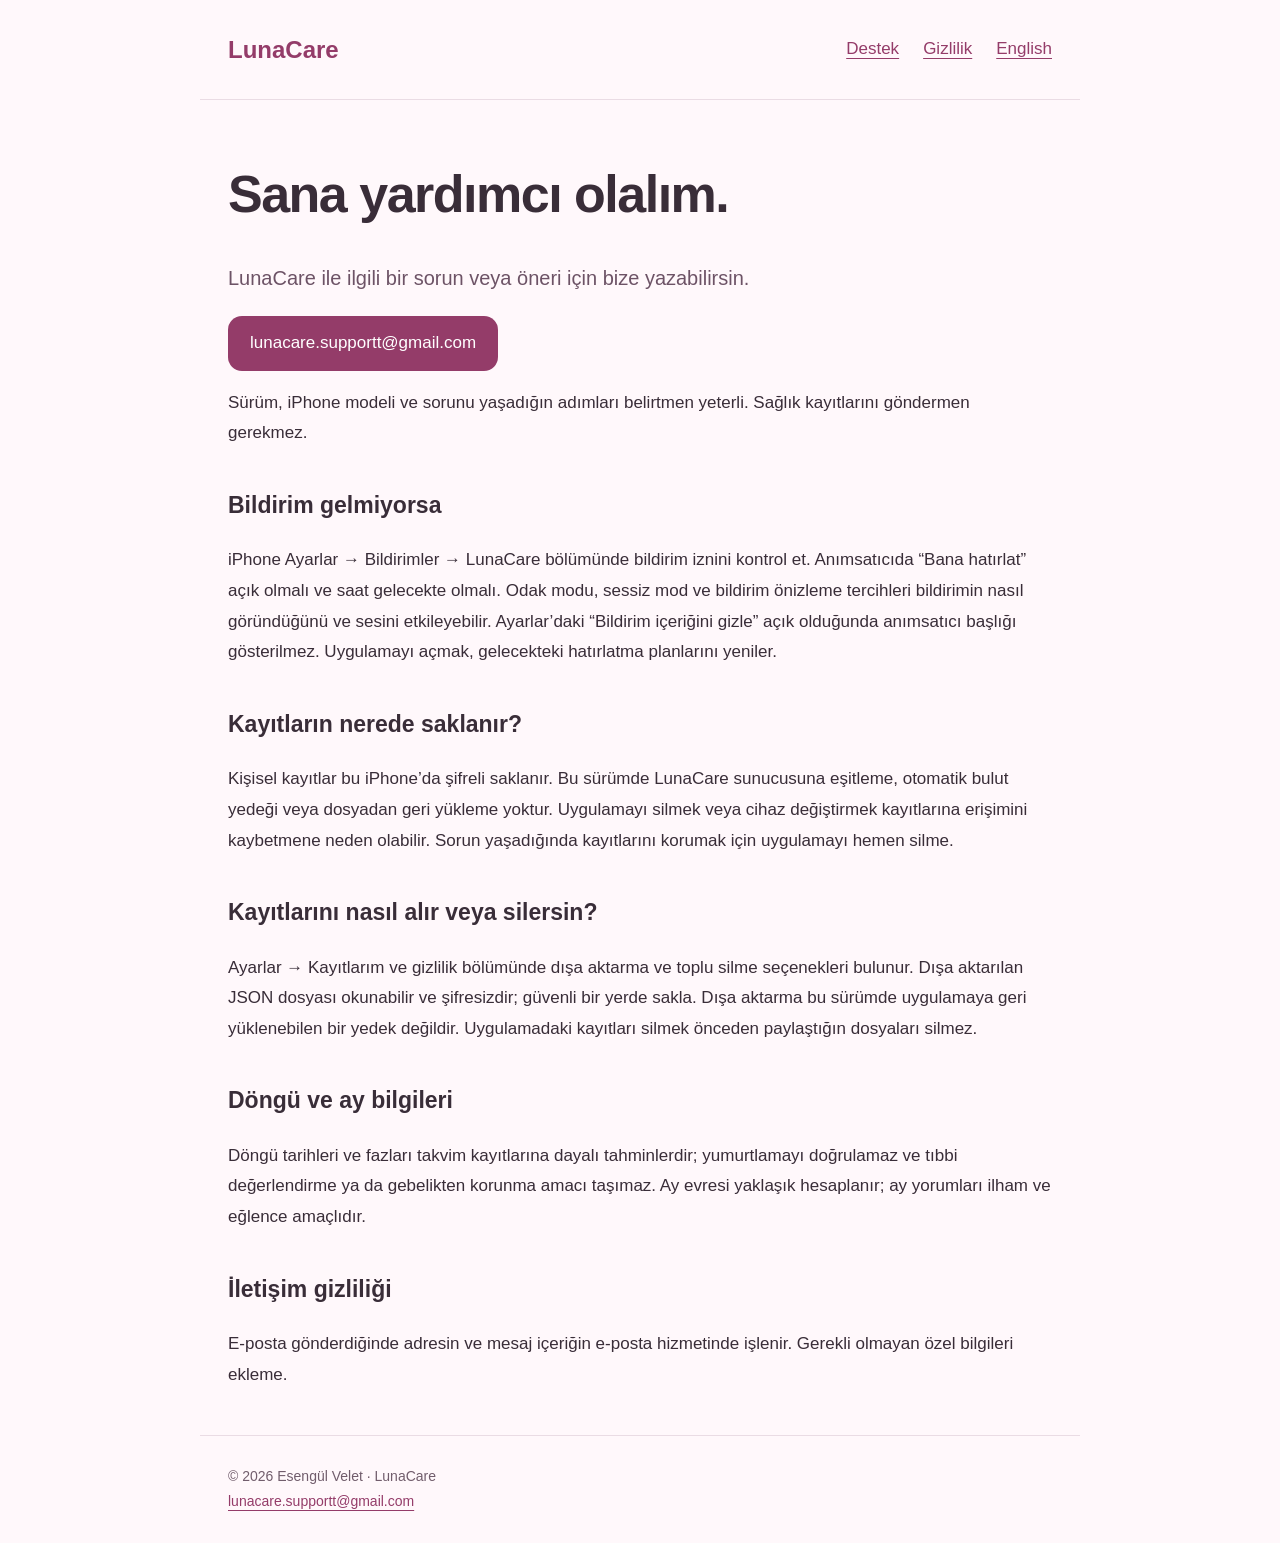
<file: index.html>
<!doctype html><html lang="tr"><head><meta charset="utf-8"><meta name="viewport" content="width=device-width,initial-scale=1"><title>Destek · LunaCare</title><meta name="description" content="LunaCare iOS uygulaması için destek ve gizlilik bilgileri."><link rel="stylesheet" href="./style.css"></head><body><header><a class="brand" href="./">LunaCare</a><nav aria-label="Ana menü"><a href="./">Destek</a><a href="./privacy.html">Gizlilik</a><a href="./index-en.html" lang="en">English</a></nav></header><main><h1>Sana yardımcı olalım.</h1><p class="intro">LunaCare ile ilgili bir sorun veya öneri için bize yazabilirsin.</p><a class="contact" href="mailto:lunacare.supportt@gmail.com">lunacare.supportt@gmail.com</a><p>Sürüm, iPhone modeli ve sorunu yaşadığın adımları belirtmen yeterli. Sağlık kayıtlarını göndermen gerekmez.</p><section><h2>Bildirim gelmiyorsa</h2><p>iPhone Ayarlar → Bildirimler → LunaCare bölümünde bildirim iznini kontrol et. Anımsatıcıda “Bana hatırlat” açık olmalı ve saat gelecekte olmalı. Odak modu, sessiz mod ve bildirim önizleme tercihleri bildirimin nasıl göründüğünü ve sesini etkileyebilir. Ayarlar’daki “Bildirim içeriğini gizle” açık olduğunda anımsatıcı başlığı gösterilmez. Uygulamayı açmak, gelecekteki hatırlatma planlarını yeniler.</p></section><section><h2>Kayıtların nerede saklanır?</h2><p>Kişisel kayıtlar bu iPhone’da şifreli saklanır. Bu sürümde LunaCare sunucusuna eşitleme, otomatik bulut yedeği veya dosyadan geri yükleme yoktur. Uygulamayı silmek veya cihaz değiştirmek kayıtlarına erişimini kaybetmene neden olabilir. Sorun yaşadığında kayıtlarını korumak için uygulamayı hemen silme.</p></section><section><h2>Kayıtlarını nasıl alır veya silersin?</h2><p>Ayarlar → Kayıtlarım ve gizlilik bölümünde dışa aktarma ve toplu silme seçenekleri bulunur. Dışa aktarılan JSON dosyası okunabilir ve şifresizdir; güvenli bir yerde sakla. Dışa aktarma bu sürümde uygulamaya geri yüklenebilen bir yedek değildir. Uygulamadaki kayıtları silmek önceden paylaştığın dosyaları silmez.</p></section><section><h2>Döngü ve ay bilgileri</h2><p>Döngü tarihleri ve fazları takvim kayıtlarına dayalı tahminlerdir; yumurtlamayı doğrulamaz ve tıbbi değerlendirme ya da gebelikten korunma amacı taşımaz. Ay evresi yaklaşık hesaplanır; ay yorumları ilham ve eğlence amaçlıdır.</p></section><section><h2>İletişim gizliliği</h2><p>E-posta gönderdiğinde adresin ve mesaj içeriğin e-posta hizmetinde işlenir. Gerekli olmayan özel bilgileri ekleme.</p></section></main><footer>© 2026 Esengül Velet · LunaCare<br><a href="mailto:lunacare.supportt@gmail.com">lunacare.supportt@gmail.com</a></footer></body></html>
</file>
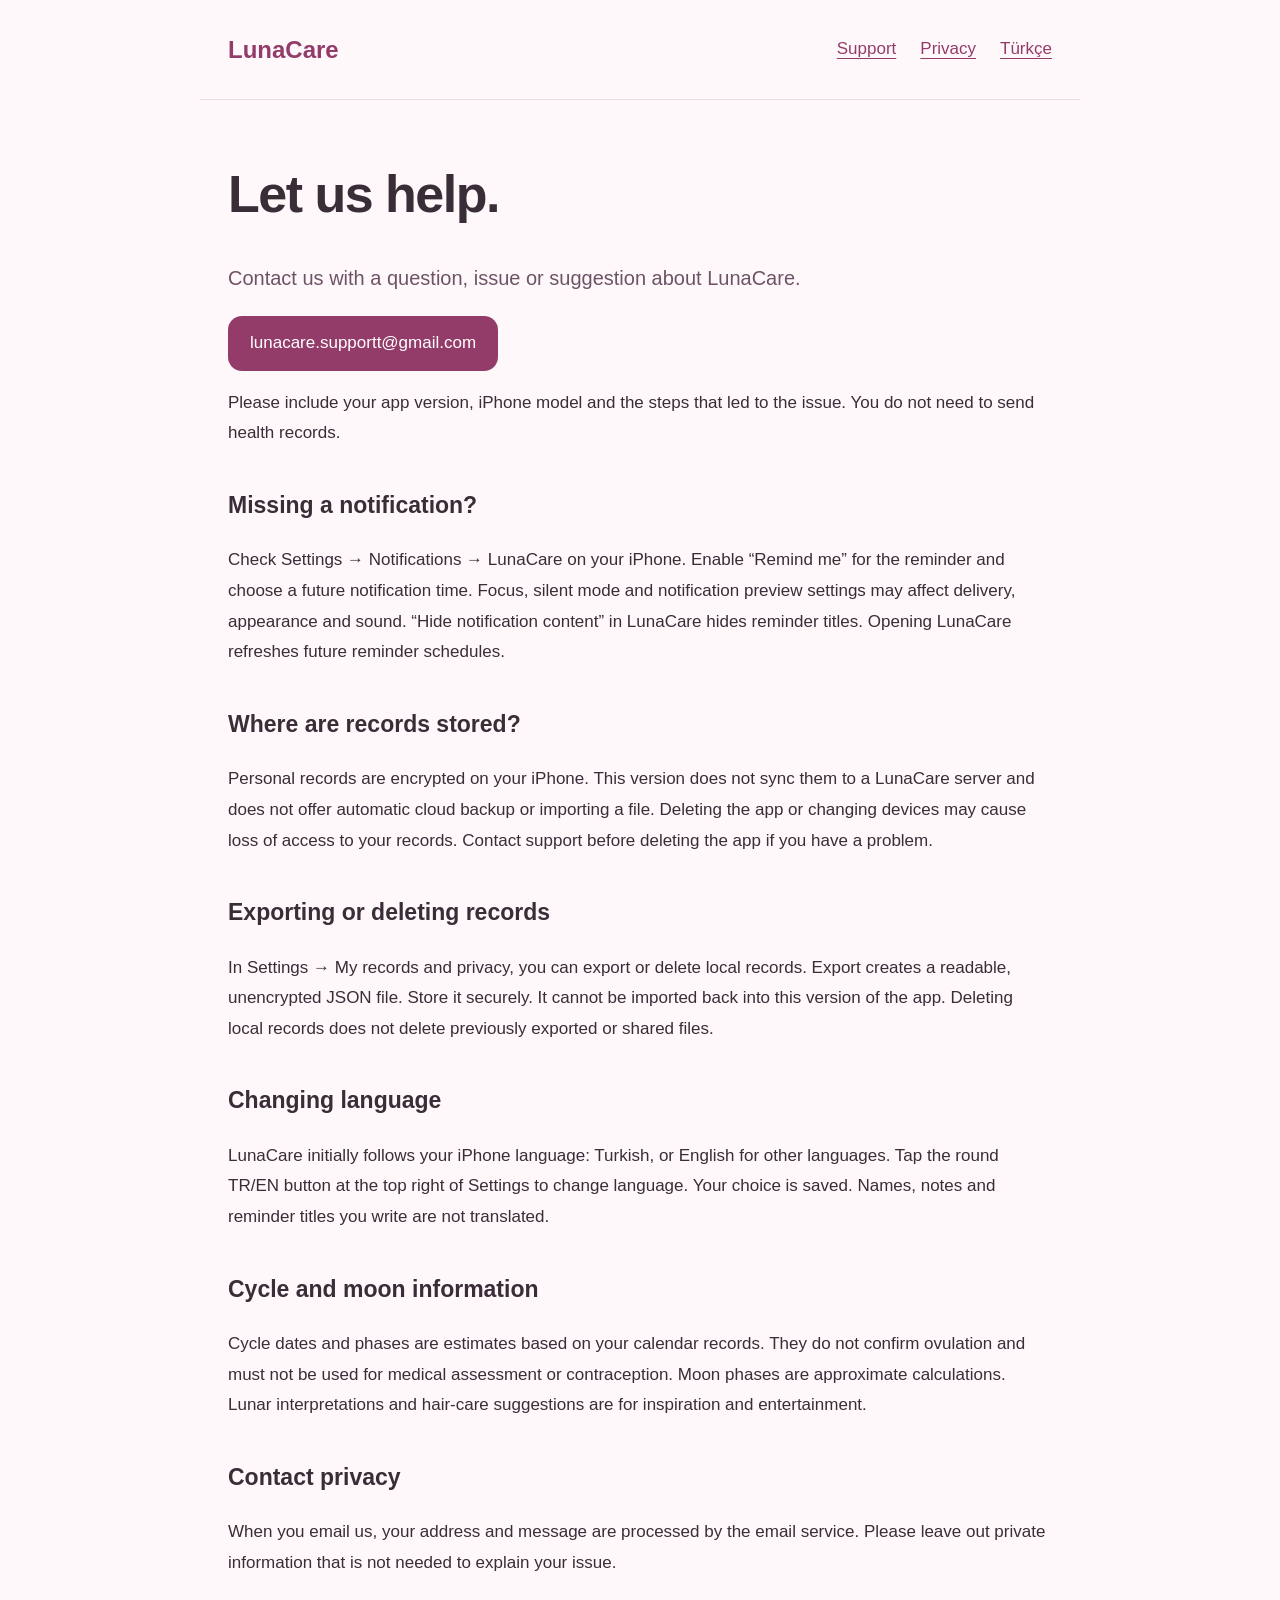
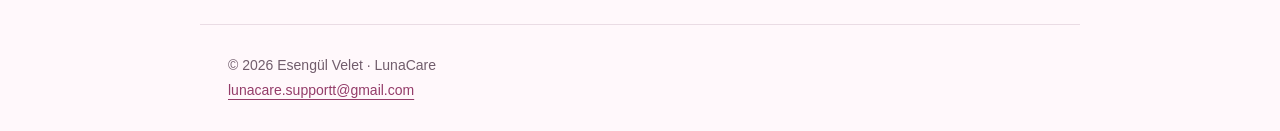
<file: index-en.html>
<!doctype html><html lang="en"><head><meta charset="utf-8"><meta name="viewport" content="width=device-width,initial-scale=1"><title>Support · LunaCare</title><meta name="description" content="Support and privacy information for the LunaCare iPhone app."><link rel="stylesheet" href="./style.css"></head><body><header><a class="brand" href="./index-en.html">LunaCare</a><nav aria-label="Main navigation"><a href="./index-en.html">Support</a><a href="./privacy-en.html">Privacy</a><a href="./index.html" lang="tr">Türkçe</a></nav></header><main><h1>Let us help.</h1><p class="intro">Contact us with a question, issue or suggestion about LunaCare.</p><a class="contact" href="mailto:lunacare.supportt@gmail.com">lunacare.supportt@gmail.com</a><p>Please include your app version, iPhone model and the steps that led to the issue. You do not need to send health records.</p><section><h2>Missing a notification?</h2><p>Check Settings → Notifications → LunaCare on your iPhone. Enable “Remind me” for the reminder and choose a future notification time. Focus, silent mode and notification preview settings may affect delivery, appearance and sound. “Hide notification content” in LunaCare hides reminder titles. Opening LunaCare refreshes future reminder schedules.</p></section><section><h2>Where are records stored?</h2><p>Personal records are encrypted on your iPhone. This version does not sync them to a LunaCare server and does not offer automatic cloud backup or importing a file. Deleting the app or changing devices may cause loss of access to your records. Contact support before deleting the app if you have a problem.</p></section><section><h2>Exporting or deleting records</h2><p>In Settings → My records and privacy, you can export or delete local records. Export creates a readable, unencrypted JSON file. Store it securely. It cannot be imported back into this version of the app. Deleting local records does not delete previously exported or shared files.</p></section><section><h2>Changing language</h2><p>LunaCare initially follows your iPhone language: Turkish, or English for other languages. Tap the round TR/EN button at the top right of Settings to change language. Your choice is saved. Names, notes and reminder titles you write are not translated.</p></section><section><h2>Cycle and moon information</h2><p>Cycle dates and phases are estimates based on your calendar records. They do not confirm ovulation and must not be used for medical assessment or contraception. Moon phases are approximate calculations. Lunar interpretations and hair-care suggestions are for inspiration and entertainment.</p></section><section><h2>Contact privacy</h2><p>When you email us, your address and message are processed by the email service. Please leave out private information that is not needed to explain your issue.</p></section></main><footer>© 2026 Esengül Velet · LunaCare<br><a href="mailto:lunacare.supportt@gmail.com">lunacare.supportt@gmail.com</a></footer></body></html>
</file>
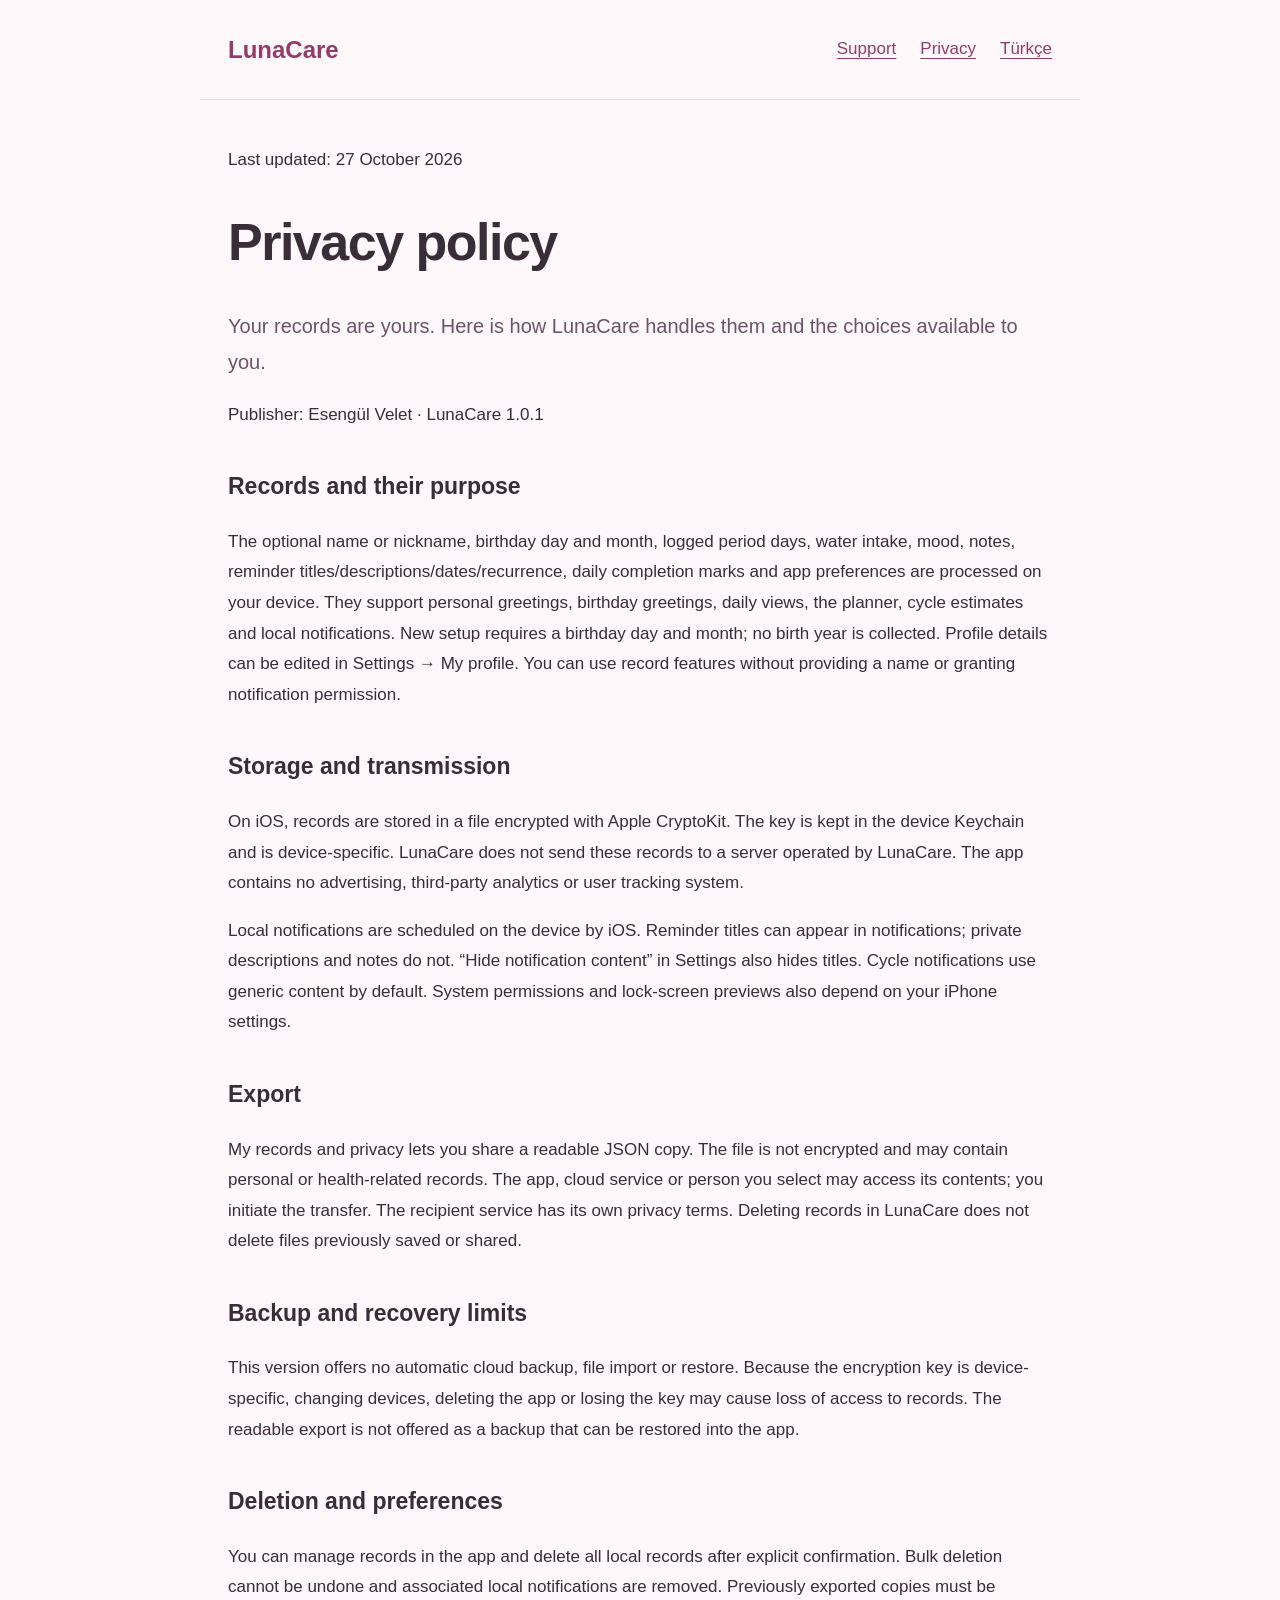
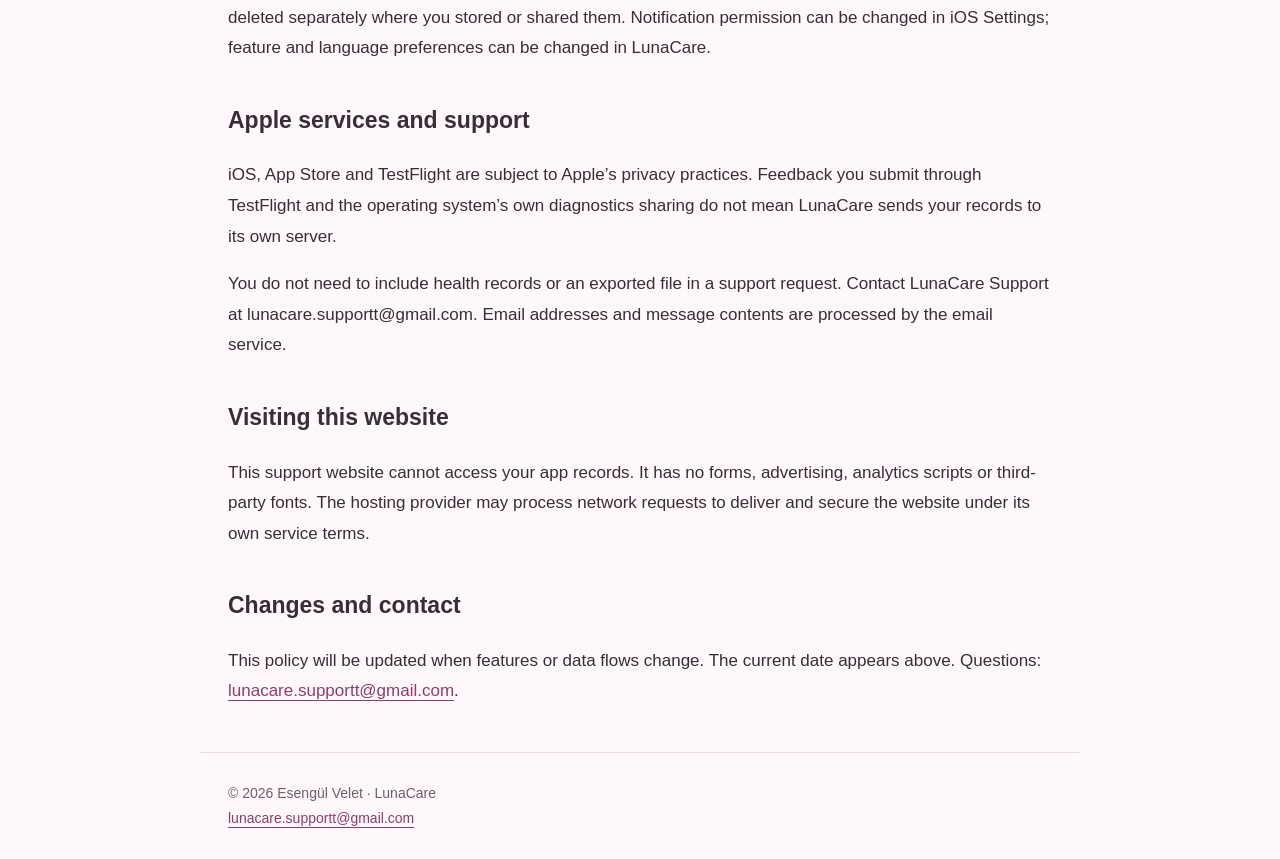
<file: privacy-en.html>
<!doctype html><html lang="en"><head><meta charset="utf-8"><meta name="viewport" content="width=device-width,initial-scale=1"><title>Privacy policy · LunaCare</title><meta name="description" content="Support and privacy information for the LunaCare iPhone app."><link rel="stylesheet" href="./style.css"></head><body><header><a class="brand" href="./index-en.html">LunaCare</a><nav aria-label="Main navigation"><a href="./index-en.html">Support</a><a href="./privacy-en.html">Privacy</a><a href="./privacy.html" lang="tr">Türkçe</a></nav></header><main><p>Last updated: 27 October 2026</p><h1>Privacy policy</h1><p class="intro">Your records are yours. Here is how LunaCare handles them and the choices available to you.</p><p>Publisher: Esengül Velet · LunaCare 1.0.1</p><section><h2>Records and their purpose</h2><p>The optional name or nickname, birthday day and month, logged period days, water intake, mood, notes, reminder titles/descriptions/dates/recurrence, daily completion marks and app preferences are processed on your device. They support personal greetings, birthday greetings, daily views, the planner, cycle estimates and local notifications. New setup requires a birthday day and month; no birth year is collected. Profile details can be edited in Settings → My profile. You can use record features without providing a name or granting notification permission.</p></section><section><h2>Storage and transmission</h2><p>On iOS, records are stored in a file encrypted with Apple CryptoKit. The key is kept in the device Keychain and is device-specific. LunaCare does not send these records to a server operated by LunaCare. The app contains no advertising, third-party analytics or user tracking system.</p><p>Local notifications are scheduled on the device by iOS. Reminder titles can appear in notifications; private descriptions and notes do not. “Hide notification content” in Settings also hides titles. Cycle notifications use generic content by default. System permissions and lock-screen previews also depend on your iPhone settings.</p></section><section><h2>Export</h2><p>My records and privacy lets you share a readable JSON copy. The file is not encrypted and may contain personal or health-related records. The app, cloud service or person you select may access its contents; you initiate the transfer. The recipient service has its own privacy terms. Deleting records in LunaCare does not delete files previously saved or shared.</p></section><section><h2>Backup and recovery limits</h2><p>This version offers no automatic cloud backup, file import or restore. Because the encryption key is device-specific, changing devices, deleting the app or losing the key may cause loss of access to records. The readable export is not offered as a backup that can be restored into the app.</p></section><section><h2>Deletion and preferences</h2><p>You can manage records in the app and delete all local records after explicit confirmation. Bulk deletion cannot be undone and associated local notifications are removed. Previously exported copies must be deleted separately where you stored or shared them. Notification permission can be changed in iOS Settings; feature and language preferences can be changed in LunaCare.</p></section><section><h2>Apple services and support</h2><p>iOS, App Store and TestFlight are subject to Apple’s privacy practices. Feedback you submit through TestFlight and the operating system’s own diagnostics sharing do not mean LunaCare sends your records to its own server.</p><p>You do not need to include health records or an exported file in a support request. Contact LunaCare Support at lunacare.supportt@gmail.com. Email addresses and message contents are processed by the email service.</p></section><section><h2>Visiting this website</h2><p>This support website cannot access your app records. It has no forms, advertising, analytics scripts or third-party fonts. The hosting provider may process network requests to deliver and secure the website under its own service terms.</p></section><section><h2>Changes and contact</h2><p>This policy will be updated when features or data flows change. The current date appears above. Questions: <a href="mailto:lunacare.supportt@gmail.com">lunacare.supportt@gmail.com</a>.</p></section></main><footer>© 2026 Esengül Velet · LunaCare<br><a href="mailto:lunacare.supportt@gmail.com">lunacare.supportt@gmail.com</a></footer></body></html>
</file>
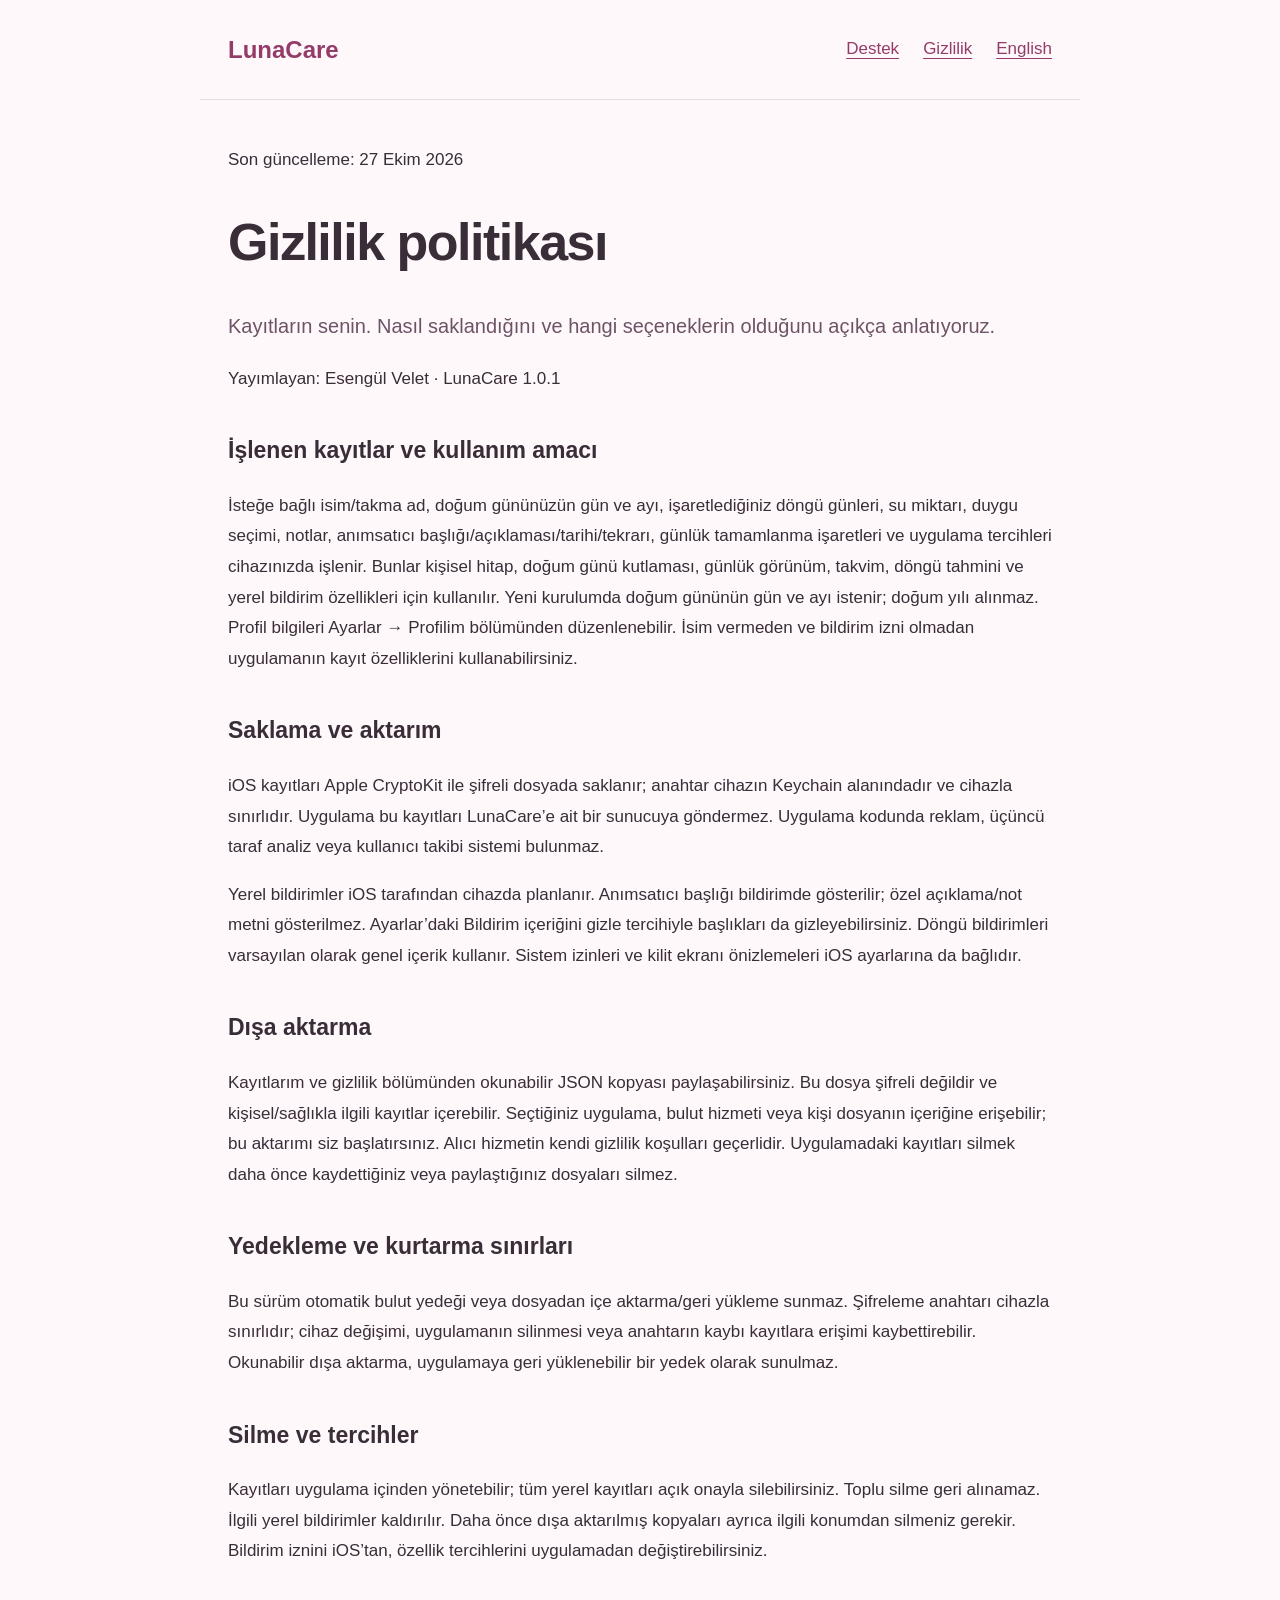
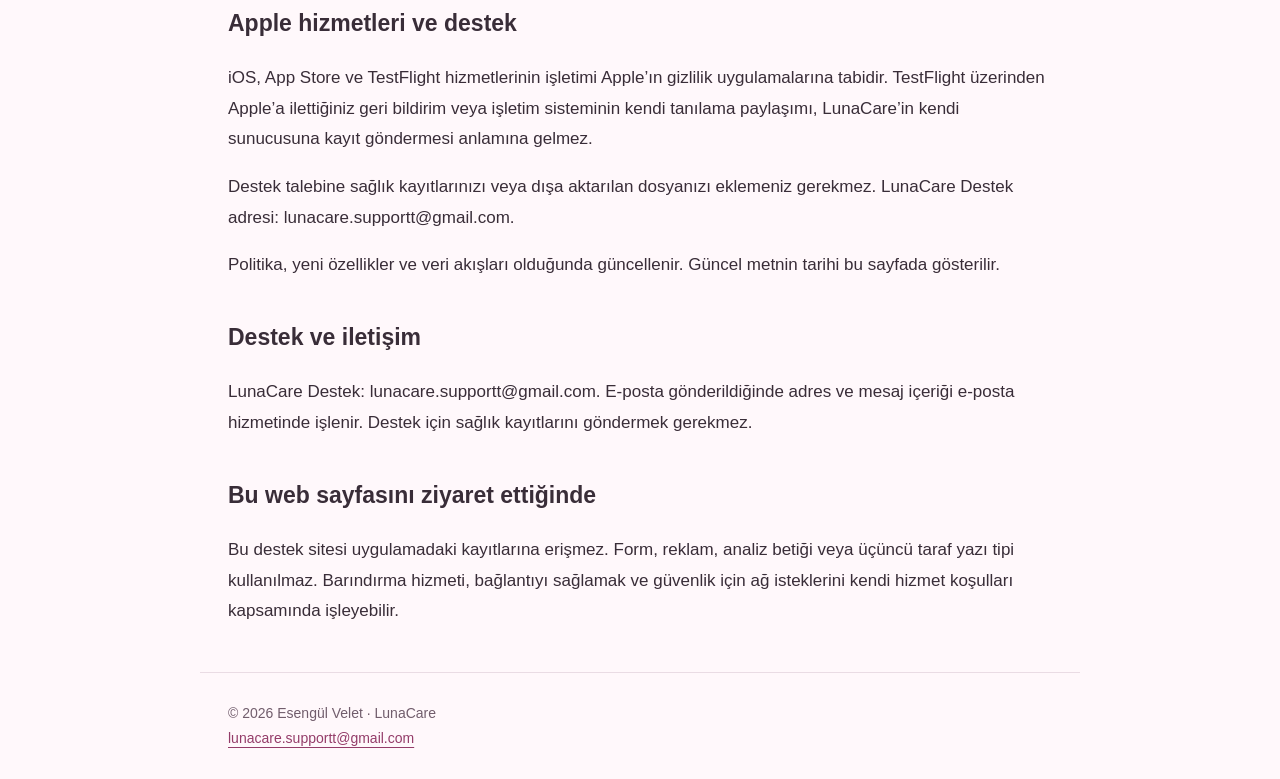
<file: privacy.html>
<!doctype html><html lang="tr"><head><meta charset="utf-8"><meta name="viewport" content="width=device-width,initial-scale=1"><title>Gizlilik politikası · LunaCare</title><meta name="description" content="LunaCare iOS uygulaması için destek ve gizlilik bilgileri."><link rel="stylesheet" href="./style.css"></head><body><header><a class="brand" href="./">LunaCare</a><nav aria-label="Ana menü"><a href="./">Destek</a><a href="./privacy.html">Gizlilik</a><a href="./privacy-en.html" lang="en">English</a></nav></header><main><p>Son güncelleme: 27 Ekim 2026</p><h1>Gizlilik politikası</h1><p class="intro">Kayıtların senin. Nasıl saklandığını ve hangi seçeneklerin olduğunu açıkça anlatıyoruz.</p><p>Yayımlayan: Esengül Velet · LunaCare 1.0.1</p><section><h2>İşlenen kayıtlar ve kullanım amacı</h2><p>İsteğe bağlı isim/takma ad, doğum gününüzün gün ve ayı, işaretlediğiniz döngü günleri, su miktarı, duygu seçimi, notlar, anımsatıcı başlığı/açıklaması/tarihi/tekrarı, günlük tamamlanma işaretleri ve uygulama tercihleri cihazınızda işlenir. Bunlar kişisel hitap, doğum günü kutlaması, günlük görünüm, takvim, döngü tahmini ve yerel bildirim özellikleri için kullanılır. Yeni kurulumda doğum gününün gün ve ayı istenir; doğum yılı alınmaz. Profil bilgileri Ayarlar → Profilim bölümünden düzenlenebilir. İsim vermeden ve bildirim izni olmadan uygulamanın kayıt özelliklerini kullanabilirsiniz.</p></section><section><h2>Saklama ve aktarım</h2><p>iOS kayıtları Apple CryptoKit ile şifreli dosyada saklanır; anahtar cihazın Keychain alanındadır ve cihazla sınırlıdır. Uygulama bu kayıtları LunaCare’e ait bir sunucuya göndermez. Uygulama kodunda reklam, üçüncü taraf analiz veya kullanıcı takibi sistemi bulunmaz.</p><p>Yerel bildirimler iOS tarafından cihazda planlanır. Anımsatıcı başlığı bildirimde gösterilir; özel açıklama/not metni gösterilmez. Ayarlar’daki Bildirim içeriğini gizle tercihiyle başlıkları da gizleyebilirsiniz. Döngü bildirimleri varsayılan olarak genel içerik kullanır. Sistem izinleri ve kilit ekranı önizlemeleri iOS ayarlarına da bağlıdır.</p></section><section><h2>Dışa aktarma</h2><p>Kayıtlarım ve gizlilik bölümünden okunabilir JSON kopyası paylaşabilirsiniz. Bu dosya şifreli değildir ve kişisel/sağlıkla ilgili kayıtlar içerebilir. Seçtiğiniz uygulama, bulut hizmeti veya kişi dosyanın içeriğine erişebilir; bu aktarımı siz başlatırsınız. Alıcı hizmetin kendi gizlilik koşulları geçerlidir. Uygulamadaki kayıtları silmek daha önce kaydettiğiniz veya paylaştığınız dosyaları silmez.</p></section><section><h2>Yedekleme ve kurtarma sınırları</h2><p>Bu sürüm otomatik bulut yedeği veya dosyadan içe aktarma/geri yükleme sunmaz. Şifreleme anahtarı cihazla sınırlıdır; cihaz değişimi, uygulamanın silinmesi veya anahtarın kaybı kayıtlara erişimi kaybettirebilir. Okunabilir dışa aktarma, uygulamaya geri yüklenebilir bir yedek olarak sunulmaz.</p></section><section><h2>Silme ve tercihler</h2><p>Kayıtları uygulama içinden yönetebilir; tüm yerel kayıtları açık onayla silebilirsiniz. Toplu silme geri alınamaz. İlgili yerel bildirimler kaldırılır. Daha önce dışa aktarılmış kopyaları ayrıca ilgili konumdan silmeniz gerekir. Bildirim iznini iOS’tan, özellik tercihlerini uygulamadan değiştirebilirsiniz.</p></section><section><h2>Apple hizmetleri ve destek</h2><p>iOS, App Store ve TestFlight hizmetlerinin işletimi Apple’ın gizlilik uygulamalarına tabidir. TestFlight üzerinden Apple’a ilettiğiniz geri bildirim veya işletim sisteminin kendi tanılama paylaşımı, LunaCare’in kendi sunucusuna kayıt göndermesi anlamına gelmez.</p><p>Destek talebine sağlık kayıtlarınızı veya dışa aktarılan dosyanızı eklemeniz gerekmez. LunaCare Destek adresi: lunacare.supportt@gmail.com.</p><p>Politika, yeni özellikler ve veri akışları olduğunda güncellenir. Güncel metnin tarihi bu sayfada gösterilir.</p></section><section><h2>Destek ve iletişim</h2><p>LunaCare Destek: lunacare.supportt@gmail.com. E-posta gönderildiğinde adres ve mesaj içeriği e-posta hizmetinde işlenir. Destek için sağlık kayıtlarını göndermek gerekmez.</p></section><h2>Bu web sayfasını ziyaret ettiğinde</h2><p>Bu destek sitesi uygulamadaki kayıtlarına erişmez. Form, reklam, analiz betiği veya üçüncü taraf yazı tipi kullanılmaz. Barındırma hizmeti, bağlantıyı sağlamak ve güvenlik için ağ isteklerini kendi hizmet koşulları kapsamında işleyebilir.</p></main><footer>© 2026 Esengül Velet · LunaCare<br><a href="mailto:lunacare.supportt@gmail.com">lunacare.supportt@gmail.com</a></footer></body></html>
</file>
<file: style.css>
*{box-sizing:border-box}body{margin:0;background:#fff8fb;color:#392d38;font:17px/1.8 -apple-system,BlinkMacSystemFont,sans-serif}header,main,footer{max-width:880px;margin:auto;padding:28px}header{display:flex;align-items:center;justify-content:space-between;gap:24px;border-bottom:1px solid #eadce4}a{color:#943c69;text-underline-offset:4px}nav{display:flex;gap:24px}.brand{display:flex;align-items:center;gap:14px;font-weight:700;text-decoration:none;font-size:24px}.brand img{border-radius:20%;width:52px;height:52px}h1{font-size:clamp(34px,6vw,52px);letter-spacing:-1.5px;line-height:1.2}h2{font-size:23px;margin-top:36px}.intro{font-size:20px;color:#6d5366}.contact{display:inline-block;background:#943c69;color:white;padding:12px 22px;border-radius:14px;text-decoration:none;overflow-wrap:anywhere}footer{border-top:1px solid #eadce4;font-size:14px;color:#715d6c}a:focus-visible{outline:3px solid #aa4679;outline-offset:5px}@media(max-width:560px){header{align-items:flex-start;flex-direction:column;gap:12px}header,main,footer{padding:22px}}
</file>
